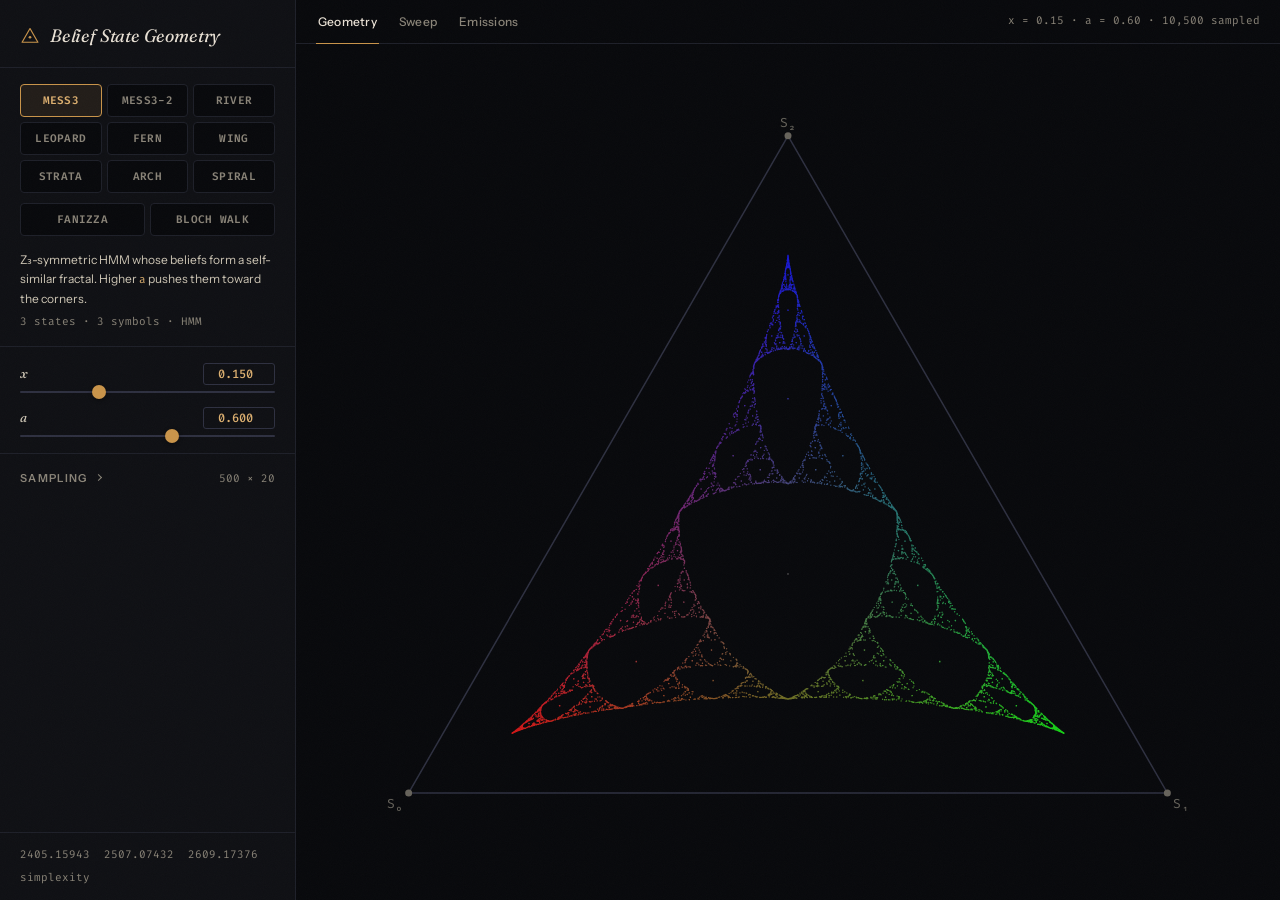
<file: index.html>
<!DOCTYPE html>
<html lang="en">
<head>
  <meta charset="UTF-8" />
  <meta name="viewport" content="width=device-width, initial-scale=1.0" />
  <title>Belief State Geometry</title>
  <link rel="preconnect" href="https://fonts.googleapis.com" />
  <link rel="preconnect" href="https://fonts.gstatic.com" crossorigin />
  <link href="https://fonts.googleapis.com/css2?family=Fraunces:ital,opsz,wght@0,9..144,300;0,9..144,400;0,9..144,600;1,9..144,300;1,9..144,400;1,9..144,600&family=Instrument+Sans:wght@400;500;600;700&family=Fira+Code:wght@400;500;600&display=swap" rel="stylesheet" />
  <script src="https://cdn.plot.ly/plotly-2.35.2.min.js"></script>
  <link rel="stylesheet" href="style.css?v=10" />
</head>
<body>
<div class="layout">

  <!-- ══════════════════ SIDEBAR ══════════════════ -->
  <aside class="sidebar">

    <header class="sidebar-header">
      <svg class="logo-mark" viewBox="0 0 24 24" aria-hidden="true">
        <path d="M12 3 L21.5 19.5 H2.5 Z" fill="none" stroke="currentColor" stroke-width="1.4" stroke-linejoin="round"/>
        <circle cx="12" cy="13.5" r="1.6" fill="currentColor"/>
      </svg>
      <h1>Belief State Geometry</h1>
    </header>

    <section class="section" aria-label="Process">
      <div class="process-grid" id="process-grid">
        <button class="proc-btn" data-proc="mess3">MESS3</button>
        <button class="proc-btn" data-proc="mess3_2">MESS3-2</button>
        <button class="proc-btn" data-proc="river">RIVER</button>
        <button class="proc-btn" data-proc="leopard">LEOPARD</button>
        <button class="proc-btn" data-proc="fern">FERN</button>
        <button class="proc-btn" data-proc="wing">WING</button>
        <button class="proc-btn" data-proc="strata">STRATA</button>
        <button class="proc-btn" data-proc="arch">ARCH</button>
        <button class="proc-btn" data-proc="spiral">SPIRAL</button>
      </div>
      <div class="process-grid ghmm-row">
        <button class="proc-btn" data-proc="fanizza">FANIZZA</button>
        <button class="proc-btn" data-proc="bloch">BLOCH WALK</button>
      </div>
      <p class="description" id="description"></p>
      <p class="process-meta" id="process-meta"></p>
    </section>

    <section class="section" id="param-section" aria-label="Parameters">
      <div id="param-list"></div>
    </section>

    <details class="section sampling" id="sampling">
      <summary>
        <span class="section-label">Sampling</span>
        <span class="sampling-summary" id="sampling-summary">500 &times; 20</span>
      </summary>

      <div class="mode-toggle" role="group" aria-label="Mode">
        <button class="mode-btn active" id="mode-sample">Sample</button>
        <button class="mode-btn" id="mode-enum">Enumerate</button>
      </div>

      <div id="sample-section">
        <div class="param-row">
          <div class="param-header">
            <label class="param-label" for="batch-size">Sequences</label>
            <span class="param-val" id="batch-size-val">500</span>
          </div>
          <input type="range" class="slider" id="batch-size" min="0" max="10" step="1" value="8" />
        </div>
        <div class="param-row">
          <div class="param-header">
            <label class="param-label" for="seq-len">Sequence length</label>
            <span class="param-val" id="seq-len-val">20</span>
          </div>
          <input type="range" class="slider" id="seq-len" min="0" max="12" step="1" value="4" />
        </div>
        <div class="depth-hint"><span id="point-estimate">10,500</span> points</div>
      </div>

      <div class="hidden" id="enum-section">
        <div class="param-row">
          <div class="param-header">
            <label class="param-label" for="max-seq-len">Depth</label>
            <span class="param-val" id="max-seq-len-val">8</span>
          </div>
          <input type="range" class="slider" id="max-seq-len" min="3" max="14" step="1" value="8" />
        </div>
        <div class="depth-hint"><span id="node-estimate">9,841</span> nodes</div>
      </div>

      <button class="compute-btn" id="compute-btn"><span class="btn-label">Resample</span></button>
    </details>

    <section class="section mini-geo hidden" id="mini-geo" aria-label="Geometry preview">
      <div class="mini-geo-head">
        <span class="section-label">Geometry</span>
        <span class="mini-geo-hint">click to open</span>
      </div>
      <div id="mini-plot" class="viz" role="button" tabindex="0" title="Open the Geometry view"></div>
    </section>

    <footer class="sidebar-footer">
      <a href="https://arxiv.org/abs/2405.15943" target="_blank" class="ref-link">2405.15943</a>
      <a href="https://arxiv.org/abs/2507.07432" target="_blank" class="ref-link">2507.07432</a>
      <a href="https://arxiv.org/abs/2609.17376" target="_blank" class="ref-link">2609.17376</a>
      <a href="https://github.com/Astera-org/simplexity" target="_blank" class="ref-link">simplexity</a>
    </footer>
  </aside>

  <!-- ══════════════════ MAIN ══════════════════ -->
  <main class="main">

    <nav class="view-bar">
      <div class="view-tabs" role="tablist">
        <button class="view-tab active" role="tab" data-view="geometry">Geometry</button>
        <button class="view-tab" role="tab" data-view="sweep">Sweep</button>
        <button class="view-tab" role="tab" data-view="emissions">Emissions</button>
      </div>
      <span class="view-caption" id="view-caption"></span>
    </nav>

    <div class="loading-overlay hidden" id="loading-overlay">
      <div class="spinner-ring"></div>
    </div>

    <!-- Geometry -->
    <section class="view" id="view-geometry">
      <div id="main-plot" class="viz"></div>

      <div id="bloch-view" class="bloch-view hidden">
        <div class="bloch-top">
          <div id="bloch-plot" class="viz"></div>
          <aside class="bloch-panel">
            <div class="dpad" id="bloch-dpad">
              <button class="dpad-btn dpad-n" data-tok="0"><span class="dpad-tok">0</span><span class="dpad-dir">+z</span><span class="dpad-p">25%</span></button>
              <button class="dpad-btn dpad-w" data-tok="3"><span class="dpad-tok">3</span><span class="dpad-dir">&minus;x</span><span class="dpad-p">25%</span></button>
              <button class="dpad-btn dpad-c" id="bloch-random" title="Sample one token">sample</button>
              <button class="dpad-btn dpad-e" data-tok="2"><span class="dpad-tok">2</span><span class="dpad-dir">+x</span><span class="dpad-p">25%</span></button>
              <button class="dpad-btn dpad-s" data-tok="1"><span class="dpad-tok">1</span><span class="dpad-dir">&minus;z</span><span class="dpad-p">25%</span></button>
            </div>
            <div class="bloch-actions">
              <button class="chip-btn" id="bloch-play">Play</button>
              <button class="chip-btn" id="bloch-undo">Undo</button>
              <button class="chip-btn" id="bloch-reset">Reset</button>
            </div>
            <dl class="readout">
              <div><dt>belief (x, z)</dt><dd id="bloch-xz">(0.000, 0.000)</dd></div>
              <div><dt>purity |r|</dt><dd id="bloch-r">0.000</dd></div>
              <div><dt>context</dt><dd class="bloch-tokens" id="bloch-tokens">&empty;</dd></div>
            </dl>
            <p class="hint">Arrow keys step, Backspace undoes.</p>

            <details class="bloch-rules">
              <summary>Update rule</summary>
              <div class="rule"><code>P(0), P(1) = (1 &plusmn; s&middot;z) / 4</code></div>
              <div class="rule"><code>P(2), P(3) = (1 &plusmn; s&middot;x) / 4</code></div>
              <div class="rule"><code>0: z &rarr; (z + s)/(1 + s&middot;z)</code></div>
              <div class="rule"><code>&nbsp;&nbsp; x &rarr; c&middot;x/(1 + s&middot;z)</code></div>
              <div class="rule"><code id="bloch-sc">s = 0.275 &nbsp; c = &minus;0.962</code></div>
              <p class="hint"><span id="bloch-flip-note"></span>
                <button class="chip-btn" id="bloch-mirror" title="Same s, opposite sign of c">&beta; &rarr; 1/&beta;</button></p>
              <p class="hint">0&harr;1 and 2&harr;3 undo each other; the rim is certainty.</p>
            </details>
          </aside>
        </div>
        <div id="bloch-purity-plot" class="viz bloch-purity"></div>
      </div>
    </section>

    <!-- Sweep -->
    <section class="view hidden" id="view-sweep">
      <div class="sweep-bar">
        <div class="seg" id="sweep-color" role="group" aria-label="Heatmap colour">
          <button class="seg-btn active" data-color="mu">|&lambda;<sub>2</sub>|</button>
          <button class="seg-btn" data-color="h">H&#771;</button>
        </div>
        <span class="sweep-axes" id="sweep-axes"></span>
        <div class="seg" id="sweep-scale" role="group" aria-label="Axis scale">
          <button class="seg-btn active" data-scale="linear">lin</button>
          <button class="seg-btn" data-scale="log">log</button>
        </div>
        <button class="chip-btn toggle" id="paper-toggle" aria-pressed="true"
                title="Parametrizations used in arXiv:2609.17376">Paper regime</button>
        <span class="sweep-readout" id="sweep-readout"></span>
        <details class="metrics-pop">
          <summary>All metrics</summary>
          <dl class="readout" id="metrics-list"></dl>
        </details>
      </div>
      <div class="sweep-plots">
        <div id="param-plot" class="viz"></div>
        <div id="regime-plot" class="viz"></div>
      </div>
    </section>

    <!-- Emissions -->
    <section class="view hidden" id="view-emissions">
      <div id="obs-prob-plot" class="viz"></div>
      <div id="log-obs-prob-plot" class="viz"></div>
    </section>

  </main>
</div>
<script src="compute.js?v=12"></script>
<script src="app.js?v=15"></script>
</body>
</html>
</file>
<file: style.css>
/* ═══════════════════════════════════════════════════════════════════
   Belief State Geometry — Observatory Instrument aesthetic
   ═══════════════════════════════════════════════════════════════════ */

*, *::before, *::after { box-sizing: border-box; margin: 0; padding: 0; }

:root {
  --bg:         #08090c;
  --surface:    #0f1014;
  --card:       #16171e;
  --border:     #1e2029;
  --border-hi:  #2e3040;

  --accent:     #c9944a;
  --accent-dim: rgba(201, 148, 74, 0.10);
  --accent-hi:  #ddb070;

  --teal:       #5b9a8b;
  --text:       #cdc5b4;
  --text-hi:    #e8e0d4;
  --muted:      #8a8478;   /* secondary text: ≥4.5:1 on --surface */
  --faint:      #4a473f;   /* decoration only */
  --red:        #d4685a;

  --font-display: 'Fraunces', 'Georgia', serif;
  --font-body: 'Instrument Sans', system-ui, -apple-system, sans-serif;
  --font-mono: 'Fira Code', 'JetBrains Mono', monospace;

  --ease-out: cubic-bezier(0.16, 1, 0.3, 1);
}

html, body { height: 100%; overflow: hidden; }

body {
  font-family: var(--font-body);
  background: var(--bg);
  color: var(--text);
  font-size: 13px;
  line-height: 1.5;
  -webkit-font-smoothing: antialiased;
}

::selection { background: rgba(221, 176, 112, 0.28); color: var(--text-hi); }

:focus-visible {
  outline: 1.5px solid var(--accent-hi);
  outline-offset: 2px;
  border-radius: 3px;
}

/* Noise grain overlay */
body::after {
  content: '';
  position: fixed;
  inset: 0;
  pointer-events: none;
  z-index: 9999;
  opacity: 0.025;
  background-image: url("data:image/svg+xml,%3Csvg viewBox='0 0 256 256' xmlns='http://www.w3.org/2000/svg'%3E%3Cfilter id='n'%3E%3CfeTurbulence type='fractalNoise' baseFrequency='0.85' numOctaves='4' stitchTiles='stitch'/%3E%3C/filter%3E%3Crect width='100%25' height='100%25' filter='url(%23n)'/%3E%3C/svg%3E");
  background-size: 200px 200px;
}

.hidden { display: none !important; }

/* ── Layout ──────────────────────────────────────────────────────── */
.layout { display: flex; height: 100vh; }

/* ── Sidebar ─────────────────────────────────────────────────────── */
.sidebar {
  width: 296px;
  min-width: 296px;
  background: var(--surface);
  border-right: 1px solid var(--border);
  display: flex;
  flex-direction: column;
  overflow-y: auto;
  overflow-x: hidden;
  scrollbar-width: thin;
  scrollbar-color: var(--border-hi) transparent;
}

.sidebar-header {
  display: flex;
  align-items: center;
  gap: 10px;
  padding: 22px 20px 18px;
}

.logo-mark { width: 20px; height: 20px; color: var(--accent); flex-shrink: 0; }

h1 {
  font-family: var(--font-display);
  font-size: 18px;
  font-weight: 400;
  font-style: italic;
  color: var(--text-hi);
  letter-spacing: -0.01em;
  font-variation-settings: 'opsz' 36;
}

.section {
  padding: 16px 20px;
  border-top: 1px solid var(--border);
}

.section-label {
  font-size: 11px;
  font-weight: 600;
  letter-spacing: 0.12em;
  text-transform: uppercase;
  color: var(--muted);
}

/* ── Process picker ──────────────────────────────────────────────── */
.process-grid {
  display: grid;
  grid-template-columns: repeat(3, 1fr);
  gap: 5px;
}
.process-grid.ghmm-row {
  grid-template-columns: 1fr 1fr;
  margin-top: 10px;
}

.proc-btn {
  background: var(--bg);
  border: 1px solid var(--border);
  border-radius: 4px;
  color: var(--muted);
  font-size: 11px;
  font-weight: 600;
  padding: 8px 4px;
  cursor: pointer;
  transition: color 0.15s, border-color 0.15s, background 0.15s;
  font-family: var(--font-mono);
  letter-spacing: 0.03em;
  white-space: nowrap;
}
.proc-btn:hover { border-color: var(--border-hi); color: var(--text); }
.proc-btn.active {
  background: var(--accent-dim);
  border-color: var(--accent);
  color: var(--accent-hi);
}

.description {
  margin-top: 14px;
  font-size: 12px;
  color: var(--text);
  line-height: 1.6;
}
.description em {
  color: var(--accent-hi);
  font-style: normal;
  font-family: var(--font-mono);
  font-size: 11px;
}
.process-meta {
  margin-top: 6px;
  font-size: 11px;
  color: var(--muted);
  font-family: var(--font-mono);
}

/* ── Parameters ──────────────────────────────────────────────────── */
.param-row + .param-row { margin-top: 14px; }

.param-header {
  display: flex;
  justify-content: space-between;
  align-items: baseline;
  margin-bottom: 6px;
}

.param-label {
  font-size: 13px;
  color: var(--text);
  font-style: italic;
  font-family: var(--font-display);
  font-variation-settings: 'opsz' 14;
}

.param-val {
  font-size: 12px;
  font-weight: 500;
  color: var(--accent-hi);
  font-family: var(--font-mono);
  text-align: right;
  font-variant-numeric: tabular-nums;
}

input.param-num {
  background: transparent;
  border: 1px solid var(--border-hi);
  border-radius: 3px;
  padding: 2px 6px;
  width: 72px;
  outline: none;
}
input.param-num:focus { border-color: var(--accent-hi); }

.slider {
  -webkit-appearance: none;
  appearance: none;
  display: block;
  width: 100%;
  height: 2px;
  background: var(--border-hi);
  border-radius: 1px;
  outline: none;
  cursor: pointer;
}
.slider::-webkit-slider-thumb {
  -webkit-appearance: none;
  width: 14px;
  height: 14px;
  border-radius: 50%;
  background: var(--accent);
  box-shadow: 0 1px 4px rgba(0, 0, 0, 0.45);
  transition: transform 0.15s var(--ease-out), background 0.15s;
}
.slider::-webkit-slider-thumb:hover { background: var(--accent-hi); transform: scale(1.12); }
.slider::-moz-range-thumb {
  width: 14px; height: 14px; border-radius: 50%;
  background: var(--accent); border: none;
}
.slider:focus-visible { outline-offset: 6px; }

.depth-hint {
  font-size: 11px;
  color: var(--muted);
  margin-top: 8px;
  font-family: var(--font-mono);
  font-variant-numeric: tabular-nums;
}

/* ── Sampling (collapsed by default) ─────────────────────────────── */
details > summary { list-style: none; cursor: pointer; }
details > summary::-webkit-details-marker { display: none; }

.sampling summary {
  display: flex;
  align-items: baseline;
  justify-content: space-between;
}
.sampling summary .section-label::after {
  content: '';
  display: inline-block;
  width: 5px; height: 5px;
  margin-left: 8px;
  border-right: 1.2px solid var(--muted);
  border-bottom: 1.2px solid var(--muted);
  transform: translateY(-2px) rotate(-45deg);
  transition: transform 0.2s var(--ease-out);
}
.sampling[open] summary .section-label::after { transform: translateY(-3px) rotate(45deg); }
.sampling-summary {
  font-family: var(--font-mono);
  font-size: 11px;
  color: var(--muted);
  font-variant-numeric: tabular-nums;
}
.sampling[open] > summary { margin-bottom: 14px; }
.sampling #sample-section,
.sampling #enum-section { margin-top: 14px; }

.mode-toggle {
  display: flex;
  gap: 2px;
  background: var(--bg);
  border: 1px solid var(--border);
  border-radius: 5px;
  padding: 2px;
}
.mode-btn {
  flex: 1;
  background: transparent;
  border: 1px solid transparent;
  border-radius: 3px;
  color: var(--muted);
  font: 600 11px var(--font-body);
  padding: 5px 8px;
  cursor: pointer;
}
.mode-btn:hover { color: var(--text); }
.mode-btn.active { background: var(--accent-dim); border-color: var(--accent); color: var(--accent-hi); }

.compute-btn {
  width: 100%;
  margin-top: 16px;
  padding: 9px 14px;
  background: transparent;
  border: 1px solid var(--accent);
  border-radius: 5px;
  color: var(--accent-hi);
  font: 600 11px var(--font-body);
  letter-spacing: 0.08em;
  text-transform: uppercase;
  cursor: pointer;
  transition: background 0.15s;
}
.compute-btn:hover:not(:disabled) { background: var(--accent-dim); }
.compute-btn:disabled { opacity: 0.4; cursor: not-allowed; }

/* ── Geometry thumbnail (Sweep and Emissions views) ──────────────── */
.mini-geo-head {
  display: flex;
  justify-content: space-between;
  align-items: baseline;
  margin-bottom: 10px;
}
.mini-geo-hint { font-size: 11px; color: var(--muted); }
#mini-plot {
  height: 190px;
  flex: none;
  border: 1px solid var(--border);
  border-radius: 6px;
  cursor: pointer;
  transition: border-color 0.15s;
}
#mini-plot:hover { border-color: var(--accent); }

/* ── Footer ──────────────────────────────────────────────────────── */
.sidebar-footer {
  margin-top: auto;
  padding: 14px 20px;
  border-top: 1px solid var(--border);
  display: flex;
  flex-wrap: wrap;
  gap: 6px 14px;
}
.ref-link {
  font-size: 11px;
  color: var(--muted);
  text-decoration: none;
  font-family: var(--font-mono);
}
.ref-link:hover { color: var(--accent-hi); }

/* ══════════════════════════════════════════════════════════════════
   MAIN AREA
   ══════════════════════════════════════════════════════════════════ */
.main {
  flex: 1;
  min-width: 0;
  display: flex;
  flex-direction: column;
  position: relative;
  overflow: hidden;
  background: var(--bg);
}

.view-bar {
  display: flex;
  align-items: center;
  gap: 20px;
  padding: 0 20px;
  height: 44px;
  flex: 0 0 44px;
  border-bottom: 1px solid var(--border);
}
.view-tabs { display: flex; gap: 18px; height: 100%; }
.view-tab {
  position: relative;
  background: none;
  border: none;
  color: var(--muted);
  font: 500 12px var(--font-body);
  letter-spacing: 0.02em;
  cursor: pointer;
  padding: 0 2px;
}
.view-tab:hover { color: var(--text); }
.view-tab.active { color: var(--text-hi); }
.view-tab.active::after {
  content: '';
  position: absolute;
  left: 0; right: 0; bottom: -1px;
  height: 1.5px;
  background: var(--accent);
}
.view-caption {
  margin-left: auto;
  font-family: var(--font-mono);
  font-size: 11px;
  color: var(--muted);
  white-space: nowrap;
  overflow: hidden;
  text-overflow: ellipsis;
  font-variant-numeric: tabular-nums;
}

.view {
  flex: 1;
  display: flex;
  flex-direction: column;
  min-height: 0;
  overflow-y: auto;
}

.viz { flex: 1 1 auto; min-height: 0; overflow: hidden; }
#main-plot { min-height: 320px; }
#view-emissions .viz { flex: 1 1 0; min-height: 160px; }
#view-emissions .viz + .viz { border-top: 1px solid var(--border); }

/* ── Shared small controls ───────────────────────────────────────── */
.chip-btn {
  background: transparent;
  border: 1px solid var(--border-hi);
  color: var(--muted);
  font: 500 11px var(--font-body);
  padding: 4px 10px;
  border-radius: 4px;
  cursor: pointer;
  transition: color 0.15s, border-color 0.15s, background 0.15s;
}
.chip-btn:hover { color: var(--text); }
.chip-btn.active,
.chip-btn.toggle[aria-pressed="true"] {
  background: var(--accent-dim);
  border-color: var(--accent);
  color: var(--accent-hi);
}

.seg {
  display: inline-flex;
  border: 1px solid var(--border-hi);
  border-radius: 4px;
  overflow: hidden;
}
.seg-btn {
  background: transparent;
  border: none;
  color: var(--muted);
  font: 500 11px var(--font-mono);
  padding: 4px 9px;
  cursor: pointer;
}
.seg-btn + .seg-btn { border-left: 1px solid var(--border-hi); }
.seg-btn:hover { color: var(--text); }
.seg-btn.active { background: var(--accent-dim); color: var(--accent-hi); }

.readout { display: flex; flex-direction: column; gap: 6px; }
.readout > div {
  display: flex;
  justify-content: space-between;
  gap: 16px;
  font-size: 11px;
}
.readout dt { color: var(--muted); font-family: var(--font-mono); }
.readout dd {
  color: var(--accent-hi);
  font-family: var(--font-mono);
  font-variant-numeric: tabular-nums;
  text-align: right;
  white-space: nowrap;
}

.hint {
  font-size: 12px;
  color: var(--muted);
  line-height: 1.5;
  margin-top: 8px;
}

/* ── Sweep view ──────────────────────────────────────────────────── */
.sweep-bar {
  display: flex;
  align-items: center;
  flex-wrap: wrap;
  gap: 10px;
  padding: 10px 20px;
  border-bottom: 1px solid var(--border);
}
.sweep-axes { display: inline-flex; gap: 10px; }
.sweep-axes:empty { display: none; }
.sweep-axes label {
  font: italic 12px var(--font-display);
  color: var(--muted);
  display: inline-flex;
  align-items: center;
  gap: 5px;
}
.sweep-axes select {
  background: var(--bg);
  color: var(--text);
  border: 1px solid var(--border-hi);
  border-radius: 4px;
  font: 11px var(--font-mono);
  padding: 3px 4px;
}
.sweep-readout {
  margin-left: auto;
  display: inline-flex;
  align-items: center;
  gap: 14px;
  font-family: var(--font-mono);
  font-size: 11px;
  color: var(--muted);
  font-variant-numeric: tabular-nums;
}
.sweep-readout b { color: var(--accent-hi); font-weight: 500; }
.regime-chip {
  padding: 2px 8px;
  border-radius: 10px;
  border: 1px solid var(--border-hi);
  color: var(--muted);
}
.regime-chip.in { border-color: rgba(221, 176, 112, 0.5); color: var(--accent-hi); }

.metrics-pop { position: relative; }
.metrics-pop > summary {
  font-size: 11px;
  color: var(--muted);
  padding: 4px 2px;
}
.metrics-pop > summary:hover,
.metrics-pop[open] > summary { color: var(--text); }
.metrics-pop > .readout {
  position: absolute;
  right: 0;
  top: calc(100% + 8px);
  z-index: 50;
  width: 330px;
  padding: 14px 16px;
  background: var(--card);
  border: 1px solid var(--border-hi);
  border-radius: 6px;
  box-shadow: 0 8px 18px rgba(0, 0, 0, 0.45);
}

.sweep-plots {
  flex: 1;
  display: flex;
  min-height: 360px;
}
.sweep-plots > .viz { flex: 1 1 0; min-width: 0; }
.sweep-plots > .viz + .viz { border-left: 1px solid var(--border); }

/* ── Bloch Walk view ─────────────────────────────────────────────── */
.bloch-view { flex: 1 1 auto; display: flex; flex-direction: column; min-height: 0; }
.bloch-top { flex: 1 1 auto; display: flex; min-height: 420px; }
#bloch-plot { flex: 1 1 auto; min-width: 0; }
.bloch-purity { flex: 0 0 120px !important; border-top: 1px solid var(--border); }

.bloch-panel {
  flex: 0 0 268px;
  padding: 18px;
  border-left: 1px solid var(--border);
  overflow-y: auto;
}

.dpad {
  display: grid;
  grid-template-columns: repeat(3, 1fr);
  grid-template-areas: ". n ." "w c e" ". s .";
  gap: 6px;
}
.dpad-n { grid-area: n; --tok: #c9944a; }
.dpad-s { grid-area: s; --tok: #5b9a8b; }
.dpad-e { grid-area: e; --tok: #8bba7f; }
.dpad-w { grid-area: w; --tok: #d4685a; }
.dpad-c { grid-area: c; }

.dpad-btn {
  --p: 0.5;
  position: relative;
  overflow: hidden;
  display: flex;
  flex-direction: column;
  align-items: center;
  justify-content: center;
  gap: 1px;
  height: 60px;
  background: var(--bg);
  border: 1px solid var(--border-hi);
  border-radius: 6px;
  color: var(--text);
  font-family: var(--font-mono);
  cursor: pointer;
  transition: border-color 0.15s, transform 0.08s;
}
/* Fill height = P(token), on a 0–50% scale (the largest it can be). */
.dpad-btn[data-tok]::before {
  content: '';
  position: absolute;
  inset: 0;
  background: var(--tok);
  opacity: 0.2;
  transform: scaleY(var(--p));
  transform-origin: bottom;
  transition: transform 0.25s var(--ease-out);
}
.dpad-btn > span { position: relative; }
.dpad-btn:hover:not(:disabled) { border-color: var(--tok, var(--accent)); }
.dpad-btn:active:not(:disabled) { transform: scale(0.96); }
.dpad-btn:disabled { opacity: 0.3; cursor: not-allowed; }

.dpad-tok { font-size: 17px; font-weight: 600; color: var(--tok); line-height: 1.1; }
.dpad-dir { font-size: 11px; color: var(--muted); }
.dpad-p   { font-size: 11px; color: var(--text-hi); font-variant-numeric: tabular-nums; }
.dpad-c {
  font-size: 11px;
  letter-spacing: 0.08em;
  text-transform: uppercase;
  color: var(--muted);
}
.dpad-c:hover { color: var(--accent-hi); }

.bloch-actions { display: flex; gap: 6px; margin: 10px 0 18px; }
.bloch-actions .chip-btn { flex: 1; }
.bloch-tokens { letter-spacing: 0.08em; }

.bloch-rules { margin-top: 18px; border-top: 1px solid var(--border); padding-top: 12px; }
.bloch-rules > summary { font-size: 11px; color: var(--muted); margin-bottom: 10px; }
.bloch-rules > summary:hover, .bloch-rules[open] > summary { color: var(--text); }
.bloch-rules .rule code {
  font-family: var(--font-mono);
  font-size: 11px;
  color: var(--text-hi);
  white-space: nowrap;
  line-height: 1.8;
}
#bloch-sc { color: var(--accent-hi); }
#bloch-mirror { margin-left: 4px; padding: 1px 7px; }

/* ── Loading / errors ────────────────────────────────────────────── */
.loading-overlay {
  position: absolute;
  top: 56px; right: 20px;
  z-index: 200;
}
.spinner-ring {
  width: 16px;
  height: 16px;
  border: 1.5px solid var(--border-hi);
  border-top-color: var(--accent);
  border-radius: 50%;
  animation: spin 0.9s linear infinite;
}
@keyframes spin { to { transform: rotate(360deg); } }

.error-toast {
  position: absolute;
  bottom: 20px;
  left: 50%;
  transform: translateX(-50%);
  background: rgba(212, 104, 90, 0.08);
  border: 1px solid var(--red);
  border-radius: 6px;
  padding: 10px 18px;
  color: var(--red);
  font-size: 12px;
  z-index: 300;
  display: none;
  font-family: var(--font-mono);
}
.error-toast.show { display: block; }

/* ── Scrollbar ───────────────────────────────────────────────────── */
::-webkit-scrollbar { width: 4px; }
::-webkit-scrollbar-track { background: transparent; }
::-webkit-scrollbar-thumb { background: var(--border-hi); border-radius: 2px; }
::-webkit-scrollbar-thumb:hover { background: var(--muted); }

/* ── Narrow windows: stack the sidebar above the views ───────────── */
@media (max-width: 860px) {
  html, body { overflow: auto; }
  .layout { flex-direction: column; height: auto; }
  .sidebar { width: auto; min-width: 0; border-right: none; border-bottom: 1px solid var(--border); overflow: visible; }
  .main { height: 100vh; }
  .view-bar { gap: 12px; padding: 0 16px; }
  .sweep-plots { flex-direction: column; }
  .sweep-plots > .viz { flex: 0 0 340px; }
  .sweep-plots > .viz + .viz { border-left: none; border-top: 1px solid var(--border); }
  .sweep-readout { margin-left: 0; }
}

@media (max-width: 1080px) {
  .bloch-view { flex: 0 0 auto; }
  .bloch-top { flex: 0 0 auto; flex-direction: column; min-height: 0; }
  #bloch-plot { flex: 0 0 420px; }
  .bloch-panel { flex: 0 0 auto; border-left: none; border-top: 1px solid var(--border); overflow: visible; }
  .dpad { max-width: 260px; margin: 0 auto; }
}

@media (prefers-reduced-motion: reduce) {
  *, *::before, *::after { transition: none !important; animation-duration: 0.01ms !important; }
}
</file>
